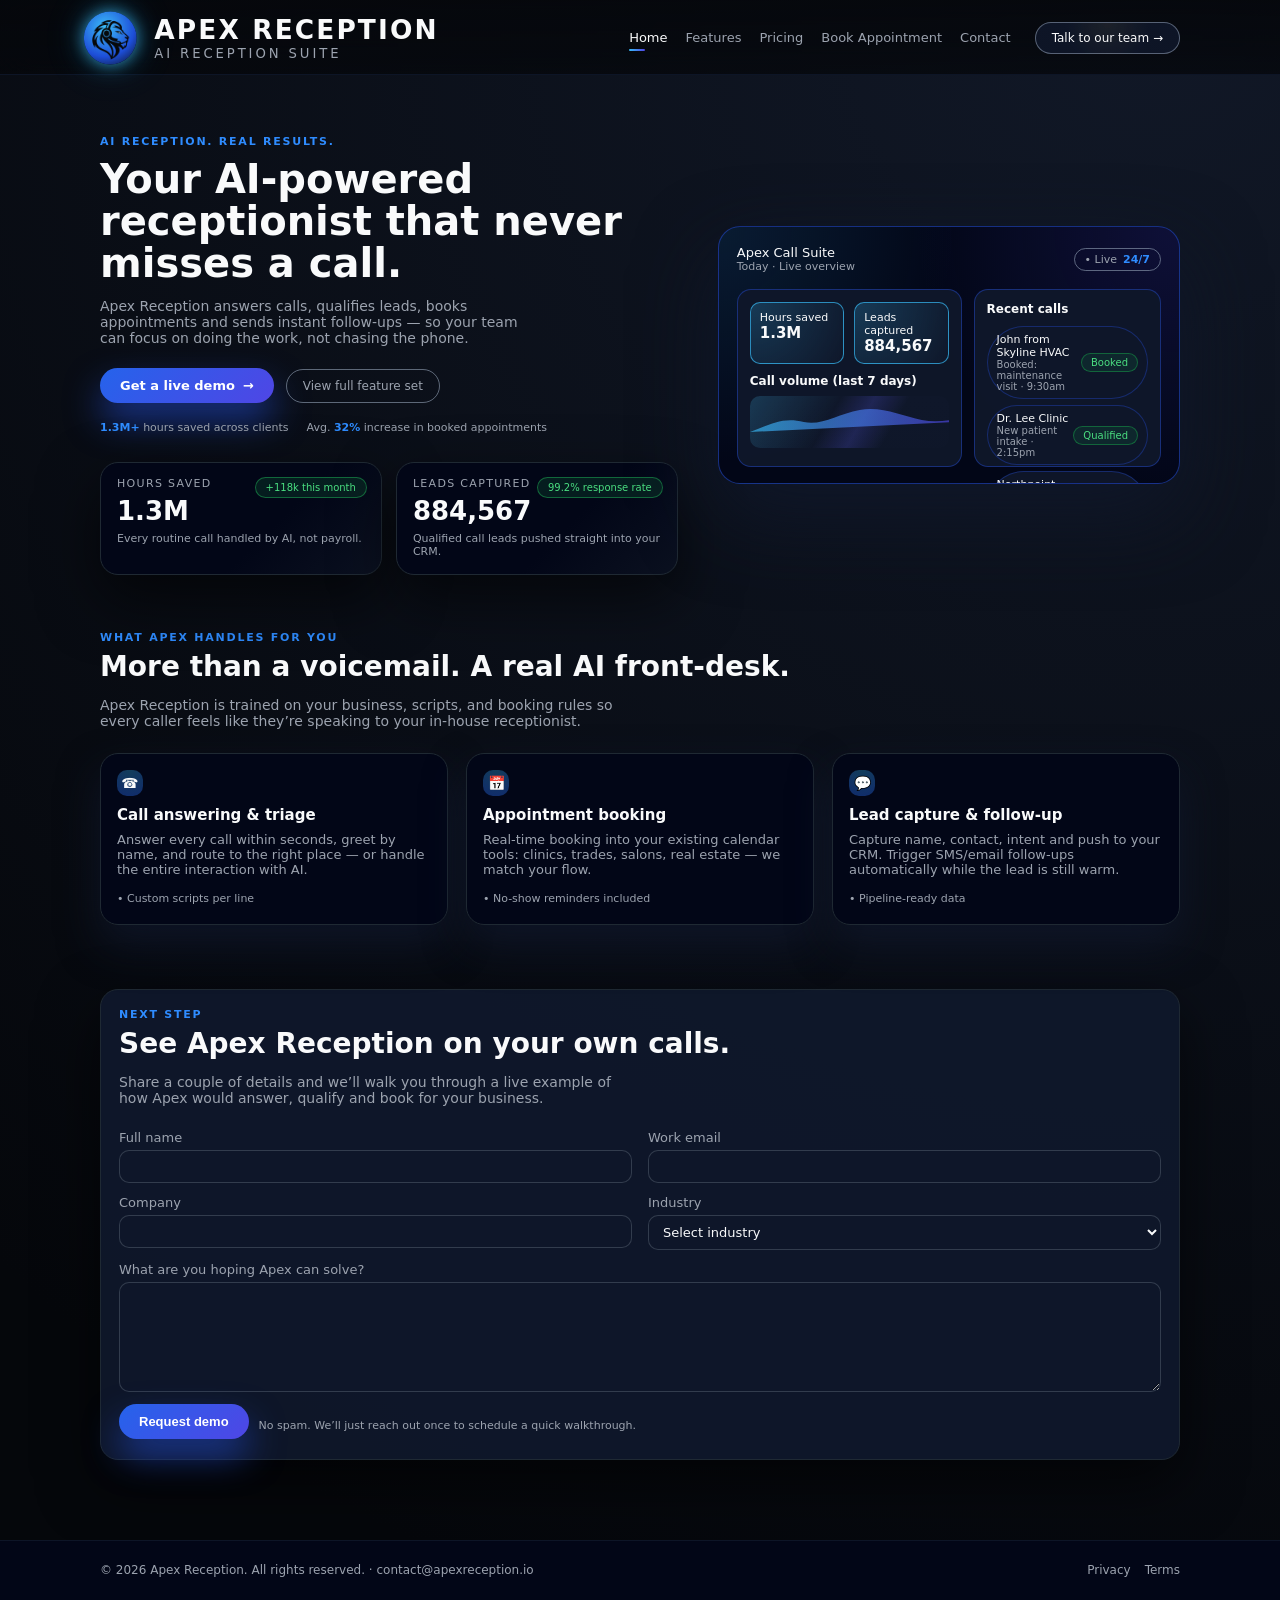
<file: index.html>
<!DOCTYPE html>
<html lang="en">
  <head>
    <meta charset="UTF-8" />
    <title>Apex Reception – AI Receptionist for Modern Businesses</title>
    <meta name="viewport" content="width=device-width, initial-scale=1" />
    <meta
      name="description"
      content="Apex Reception is an AI receptionist that answers calls, books appointments, and captures leads 24/7 so your team never misses an opportunity."
    />
    <link rel="stylesheet" href="style.css" />
    <!-- Optional: Inter font -->
    <link
      rel="stylesheet"
      href="https://fonts.googleapis.com/css2?family=Inter:wght@400;500;600;700&display=swap"
    />
  </head>
  <body>
    <header class="site-header">
      <div class="header-inner">
        <a class="brand" href="./">
          <div class="brand-mark">
            <!-- Use your lion mark here -->
            <img src="images/apex-logo-mark.png" alt="Apex Reception logo" />
          </div>
          <div>
            <div class="brand-text-primary">Apex Reception</div>
            <div class="brand-text-secondary">AI Reception Suite</div>
          </div>
        </a>
        <nav class="nav">
          <button class="nav-toggle" aria-label="Toggle navigation">
            <span></span>
          </button>
          <div class="nav-links">
            <a class="nav-link active" href="./">Home</a>
            <a class="nav-link" href="features/">Features</a>
            <a class="nav-link" href="pricing/">Pricing</a>
            <a class="nav-link" href="book/">Book Appointment</a>
            <a class="nav-link" href="contact/">Contact</a>
          </div>
          <a class="nav-cta" href="book/">Talk to our team →</a>
        </nav>
      </div>
    </header>

    <main>
      <div class="site-wrapper">
        <!-- HERO + DASHBOARD -->
        <section class="hero">
          <div>
            <div class="hero-copy-kicker">AI Reception. Real Results.</div>
            <h1 class="hero-title">Your AI-powered receptionist that never misses a call.</h1>
            <p class="hero-subtitle">
              Apex Reception answers calls, qualifies leads, books appointments and sends
              instant follow-ups — so your team can focus on doing the work, not chasing the
              phone.
            </p>

            <div class="hero-cta-row">
              <a href="book/" class="btn-primary">
                Get a live demo
                <span>→</span>
              </a>
              <a href="features/" class="btn-ghost">
                View full feature set
              </a>
            </div>

            <div class="hero-meta">
              <span><strong>1.3M+</strong> hours saved across clients</span>
              <span>Avg. <strong>32%</strong> increase in booked appointments</span>
            </div>

            <div class="metrics-row">
              <div class="metric-card">
                <div class="metric-label">Hours Saved</div>
                <div
                  class="metric-value"
                  data-target-number="1300000"
                  data-final-format="1.3M"
                >
                  1.3M
                </div>
                <div class="metric-subcopy">Every routine call handled by AI, not payroll.</div>
                <div class="metric-pill">+118k this month</div>
              </div>
              <div class="metric-card">
                <div class="metric-label">Leads Captured</div>
                <div
                  class="metric-value"
                  data-target-number="884567"
                  data-final-format="884,567"
                >
                  884,567
                </div>
                <div class="metric-subcopy">Qualified call leads pushed straight into your CRM.</div>
                <div class="metric-pill">99.2% response rate</div>
              </div>
            </div>
          </div>

          <!-- Dashboard preview card -->
          <aside class="dashboard-shell">
            <div class="dashboard-header">
              <div>
                <div class="dashboard-title">Apex Call Suite</div>
                <div class="dashboard-time">Today · Live overview</div>
              </div>
              <span class="badge-outline">
                • Live
                <strong>24/7</strong>
              </span>
            </div>

            <div class="dashboard-main">
              <div class="dashboard-card">
                <div class="dashboard-metric-row">
                  <div class="dashboard-metric-badge">
                    <span>Hours saved</span>
                    <span class="value">1.3M</span>
                  </div>
                  <div class="dashboard-metric-badge">
                    <span>Leads captured</span>
                    <span class="value">884,567</span>
                  </div>
                </div>
                <h4>Call volume (last 7 days)</h4>
                <div class="sparkline">
                  <div class="sparkline-line"></div>
                </div>
              </div>

              <div class="dashboard-card">
                <h4>Recent calls</h4>
                <div class="call-list">
                  <div class="call-row">
                    <div class="call-meta">
                      <span class="call-name">John from Skyline HVAC</span>
                      <span class="call-sub">Booked: maintenance visit · 9:30am</span>
                    </div>
                    <span class="call-tag">Booked</span>
                  </div>
                  <div class="call-row">
                    <div class="call-meta">
                      <span class="call-name">Dr. Lee Clinic</span>
                      <span class="call-sub">New patient intake · 2:15pm</span>
                    </div>
                    <span class="call-tag">Qualified</span>
                  </div>
                  <div class="call-row">
                    <div class="call-meta">
                      <span class="call-name">Northpoint Storage</span>
                      <span class="call-sub">After-hours inquiry · 11:04pm</span>
                    </div>
                    <span class="call-tag">Follow-up sent</span>
                  </div>
                  <div class="call-row">
                    <div class="call-meta">
                      <span class="call-name">Greenwave Roofing</span>
                      <span class="call-sub">Estimate request · 4:47pm</span>
                    </div>
                    <span class="call-tag">Booked</span>
                  </div>
                </div>
              </div>
            </div>
          </aside>
        </section>

        <!-- Features teaser -->
        <section class="section">
          <div class="section-header">
            <div class="section-kicker">What Apex handles for you</div>
            <h2 class="section-title">More than a voicemail. A real AI front-desk.</h2>
            <p class="section-subtitle">
              Apex Reception is trained on your business, scripts, and booking rules so every
              caller feels like they’re speaking to your in-house receptionist.
            </p>
          </div>

          <div class="feature-grid">
            <article class="feature-card">
              <div class="feature-icon">☎</div>
              <h3>Call answering & triage</h3>
              <p>
                Answer every call within seconds, greet by name, and route to the right place —
                or handle the entire interaction with AI.
              </p>
              <div class="feature-chip">
                <span>• Custom scripts per line</span>
              </div>
            </article>
            <article class="feature-card">
              <div class="feature-icon">📅</div>
              <h3>Appointment booking</h3>
              <p>
                Real-time booking into your existing calendar tools: clinics, trades, salons,
                real estate — we match your flow.
              </p>
              <div class="feature-chip">
                <span>• No-show reminders included</span>
              </div>
            </article>
            <article class="feature-card">
              <div class="feature-icon">💬</div>
              <h3>Lead capture & follow-up</h3>
              <p>
                Capture name, contact, intent and push to your CRM. Trigger SMS/email follow-ups
                automatically while the lead is still warm.
              </p>
              <div class="feature-chip">
                <span>• Pipeline-ready data</span>
              </div>
            </article>
          </div>
        </section>

        <!-- CTA -->
        <section class="section">
          <div class="form-card">
            <div class="section-header">
              <div class="section-kicker">Next step</div>
              <h2 class="section-title">See Apex Reception on your own calls.</h2>
              <p class="section-subtitle">
                Share a couple of details and we’ll walk you through a live example of how Apex
                would answer, qualify and book for your business.
              </p>
            </div>
            <form class="form-grid" action="https://example.com/demo" method="post">
              <div class="form-field">
                <label for="name">Full name</label>
                <input id="name" name="name" type="text" required />
              </div>
              <div class="form-field">
                <label for="email">Work email</label>
                <input id="email" name="email" type="email" required />
              </div>
              <div class="form-field">
                <label for="company">Company</label>
                <input id="company" name="company" type="text" />
              </div>
              <div class="form-field">
                <label for="industry">Industry</label>
                <select id="industry" name="industry">
                  <option value="">Select industry</option>
                  <option>Home services</option>
                  <option>Healthcare / clinic</option>
                  <option>Legal / professional</option>
                  <option>Real estate</option>
                  <option>Automotive</option>
                  <option>Other</option>
                </select>
              </div>
              <div class="form-field" style="grid-column: 1 / -1">
                <label for="message">What are you hoping Apex can solve?</label>
                <textarea id="message" name="message"></textarea>
              </div>
              <div style="grid-column: 1 / -1; display: flex; align-items: center; gap: 10px">
                <button class="btn-primary" type="submit">Request demo</button>
                <div class="form-note">
                  No spam. We’ll just reach out once to schedule a quick walkthrough.
                </div>
              </div>
            </form>
          </div>
        </section>
      </div>
    </main>

    <footer class="site-footer">
      <div class="footer-inner">
        <span>© <span id="year"></span> Apex Reception. All rights reserved. · <a href="mailto:contact@apexreception.io">contact@apexreception.io</a></span>
        <div class="footer-links">
          <a href="privacy/">Privacy</a>
          <a href="terms/">Terms</a>
        </div>
      </div>
    </footer>

    <script src="script.js"></script>
    <script>
      document.getElementById("year").textContent = new Date().getFullYear();
    </script>
  </body>
</html>
</file>
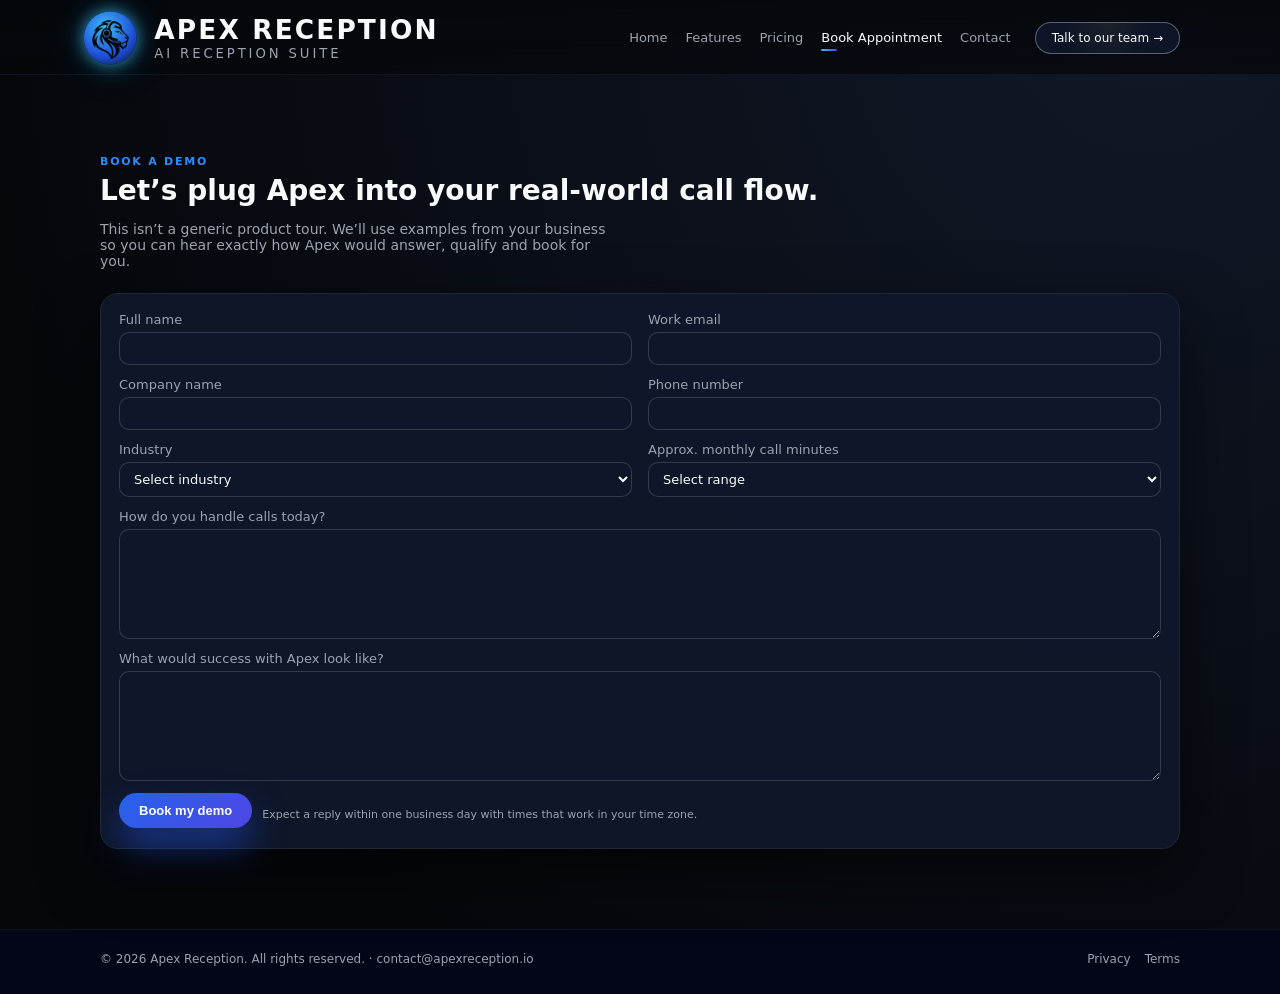
<file: book/index.html>
<!DOCTYPE html>
<html lang="en">
  <head>
    <meta charset="UTF-8" />
    <title>Book a Demo – Apex Reception</title>
    <meta name="viewport" content="width=device-width, initial-scale=1" />
    <meta
      name="description"
      content="Book a live demo of Apex Reception and see how AI can handle your calls, appointments and leads."
    />
    <link rel="stylesheet" href="../style.css" />
    <link
      rel="stylesheet"
      href="https://fonts.googleapis.com/css2?family=Inter:wght@400;500;600;700&display=swap"
    />
  </head>
  <body>
    <header class="site-header">
      <div class="header-inner">
        <a class="brand" href="../">
          <div class="brand-mark">
            <img src="../images/apex-logo-mark.png" alt="Apex Reception logo" />
          </div>
          <div>
            <div class="brand-text-primary">Apex Reception</div>
            <div class="brand-text-secondary">AI Reception Suite</div>
          </div>
        </a>
        <nav class="nav">
          <button class="nav-toggle" aria-label="Toggle navigation">
            <span></span>
          </button>
          <div class="nav-links">
            <a class="nav-link" href="../">Home</a>
            <a class="nav-link" href="../features/">Features</a>
            <a class="nav-link" href="../pricing/">Pricing</a>
            <a class="nav-link active" href="../book/">Book Appointment</a>
            <a class="nav-link" href="../contact/">Contact</a>
          </div>
          <a class="nav-cta" href="../book/">Talk to our team →</a>
        </nav>
      </div>
    </header>

    <main class="page-transition">
      <div class="site-wrapper">
        <section class="section">
          <div class="section-header">
            <div class="section-kicker">Book a demo</div>
            <h1 class="section-title">Let’s plug Apex into your real-world call flow.</h1>
            <p class="section-subtitle">
              This isn’t a generic product tour. We’ll use examples from your business so you can
              hear exactly how Apex would answer, qualify and book for you.
            </p>
          </div>

          <div class="form-card">
            <form class="form-grid" action="https://example.com/book" method="post">
              <div class="form-field">
                <label for="name">Full name</label>
                <input id="name" name="name" type="text" required />
              </div>
              <div class="form-field">
                <label for="email">Work email</label>
                <input id="email" name="email" type="email" required />
              </div>
              <div class="form-field">
                <label for="company">Company name</label>
                <input id="company" name="company" type="text" required />
              </div>
              <div class="form-field">
                <label for="phone">Phone number</label>
                <input id="phone" name="phone" type="tel" />
              </div>
              <div class="form-field">
                <label for="industry">Industry</label>
                <select id="industry" name="industry">
                  <option value="">Select industry</option>
                  <option>Home services</option>
                  <option>Healthcare / clinic</option>
                  <option>Legal / professional</option>
                  <option>Real estate</option>
                  <option>Automotive</option>
                  <option>Other</option>
                </select>
              </div>
              <div class="form-field">
                <label for="minutes">Approx. monthly call minutes</label>
                <select id="minutes" name="minutes">
                  <option value="">Select range</option>
                  <option>< 500</option>
                  <option>500–1,500</option>
                  <option>1,500–3,000</option>
                  <option>3,000–10,000</option>
                  <option>10,000+</option>
                </select>
              </div>
              <div class="form-field" style="grid-column: 1 / -1">
                <label for="current">How do you handle calls today?</label>
                <textarea id="current" name="current"></textarea>
              </div>
              <div class="form-field" style="grid-column: 1 / -1">
                <label for="goal">What would success with Apex look like?</label>
                <textarea id="goal" name="goal"></textarea>
              </div>
              <div style="grid-column: 1 / -1; display: flex; align-items: center; gap: 10px">
                <button type="submit" class="btn-primary">Book my demo</button>
                <div class="form-note">
                  Expect a reply within one business day with times that work in your time zone.
                </div>
              </div>
            </form>
          </div>
        </section>
      </div>
    </main>

    <footer class="site-footer">
      <div class="footer-inner">
        <span>© <span id="year"></span> Apex Reception. All rights reserved. · <a href="mailto:contact@apexreception.io">contact@apexreception.io</a></span>
        <div class="footer-links">
          <a href="../privacy/">Privacy</a>
          <a href="../terms/">Terms</a>
        </div>
      </div>
    </footer>

    <script src="../script.js"></script>
    <script>
      document.getElementById("year").textContent = new Date().getFullYear();
    </script>
  </body>
</html>
</file>
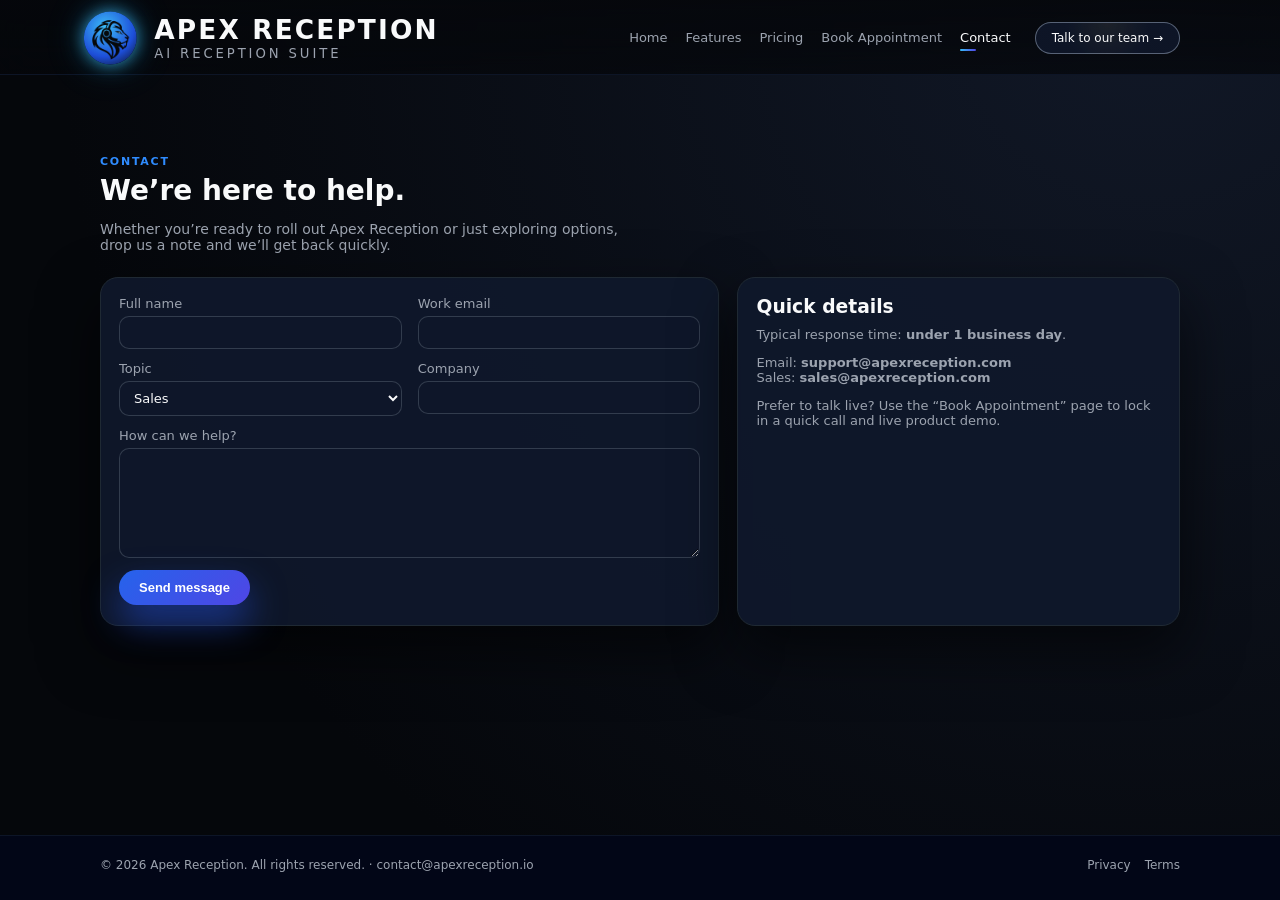
<file: contact/index.html>
<!DOCTYPE html>
<html lang="en">
  <head>
    <meta charset="UTF-8" />
    <title>Contact – Apex Reception</title>
    <meta name="viewport" content="width=device-width, initial-scale=1" />
    <meta
      name="description"
      content="Contact the Apex Reception team for support, sales questions or partnership opportunities."
    />
    <link rel="stylesheet" href="../style.css" />
    <link
      rel="stylesheet"
      href="https://fonts.googleapis.com/css2?family=Inter:wght@400;500;600;700&display=swap"
    />
  </head>
  <body>
    <header class="site-header">
      <div class="header-inner">
        <a class="brand" href="../">
          <div class="brand-mark">
            <img src="../images/apex-logo-mark.png" alt="Apex Reception logo" />
          </div>
          <div>
            <div class="brand-text-primary">Apex Reception</div>
            <div class="brand-text-secondary">AI Reception Suite</div>
          </div>
        </a>
        <nav class="nav">
          <button class="nav-toggle" aria-label="Toggle navigation">
            <span></span>
          </button>
          <div class="nav-links">
            <a class="nav-link" href="../">Home</a>
            <a class="nav-link" href="../features/">Features</a>
            <a class="nav-link" href="../pricing/">Pricing</a>
            <a class="nav-link" href="../book/">Book Appointment</a>
            <a class="nav-link active" href="../contact/">Contact</a>
          </div>
          <a class="nav-cta" href="../book/">Talk to our team →</a>
        </nav>
      </div>
    </header>

    <main class="page-transition">
      <div class="site-wrapper">
        <section class="section">
          <div class="section-header">
            <div class="section-kicker">Contact</div>
            <h1 class="section-title">We’re here to help.</h1>
            <p class="section-subtitle">
              Whether you’re ready to roll out Apex Reception or just exploring options, drop us
              a note and we’ll get back quickly.
            </p>
          </div>

          <div class="contact-layout">
            <div class="form-card">
              <form class="form-grid" action="https://example.com/contact" method="post">
                <div class="form-field">
                  <label for="name">Full name</label>
                  <input id="name" name="name" type="text" required />
                </div>
                <div class="form-field">
                  <label for="email">Work email</label>
                  <input id="email" name="email" type="email" required />
                </div>
                <div class="form-field">
                  <label for="topic">Topic</label>
                  <select id="topic" name="topic">
                    <option>Sales</option>
                    <option>Support</option>
                    <option>Partnership</option>
                    <option>Other</option>
                  </select>
                </div>
                <div class="form-field">
                  <label for="company">Company</label>
                  <input id="company" name="company" type="text" />
                </div>
                <div class="form-field" style="grid-column: 1 / -1">
                  <label for="message">How can we help?</label>
                  <textarea id="message" name="message" required></textarea>
                </div>
                <div style="grid-column: 1 / -1">
                  <button type="submit" class="btn-primary">Send message</button>
                </div>
              </form>
            </div>

            <aside class="form-card">
              <h3 style="margin-top: 0; margin-bottom: 10px">Quick details</h3>
              <p style="margin-top: 0; font-size: 13px; color: var(--text-soft)">
                Typical response time: <strong>under 1 business day</strong>.
              </p>
              <p style="font-size: 13px; color: var(--text-soft)">
                Email: <strong>support@apexreception.com</strong><br />
                Sales: <strong>sales@apexreception.com</strong>
              </p>

              <p style="font-size: 13px; color: var(--text-soft)">
                Prefer to talk live? Use the “Book Appointment” page to lock in a quick call and
                live product demo.
              </p>
            </aside>
          </div>
        </section>
      </div>
    </main>

    <footer class="site-footer">
      <div class="footer-inner">
        <span>© <span id="year"></span> Apex Reception. All rights reserved. · <a href="mailto:contact@apexreception.io">contact@apexreception.io</a></span>
        <div class="footer-links">
          <a href="../privacy/">Privacy</a>
          <a href="../terms/">Terms</a>
        </div>
      </div>
    </footer>

    <script src="../script.js"></script>
    <script>
      document.getElementById("year").textContent = new Date().getFullYear();
    </script>
  </body>
</html>
</file>
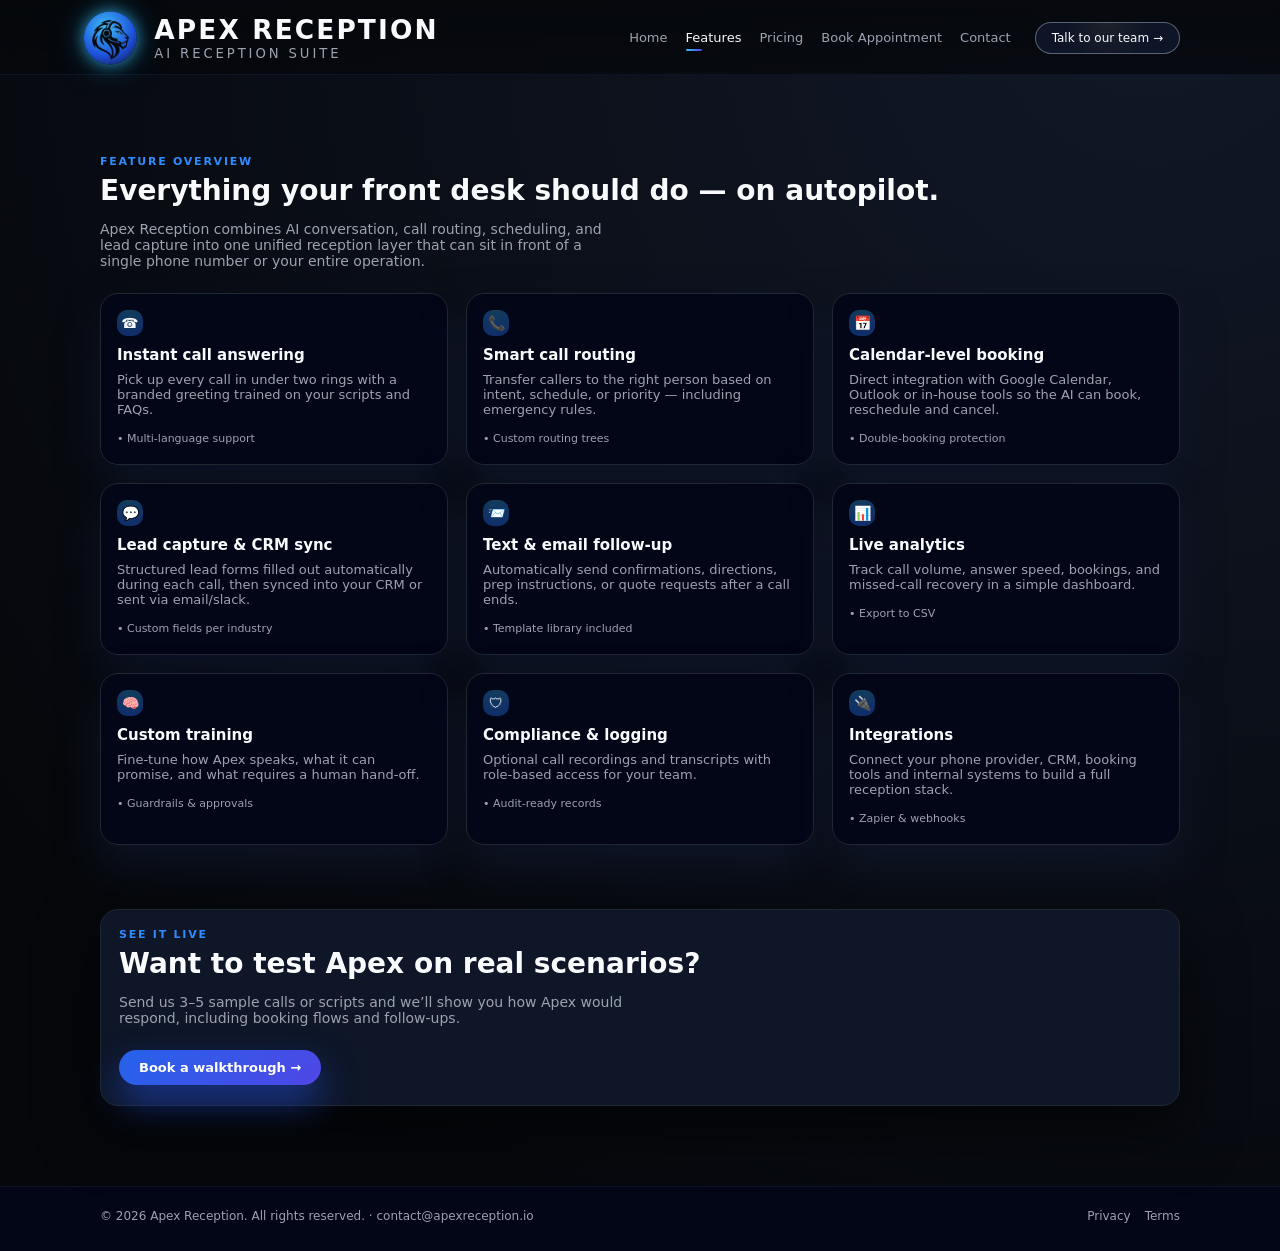
<file: features/index.html>
<!DOCTYPE html>
<html lang="en">
  <head>
    <meta charset="UTF-8" />
    <title>Apex Reception – Features</title>
    <meta name="viewport" content="width=device-width, initial-scale=1" />
    <meta
      name="description"
      content="Explore the full Apex Reception feature suite: AI call answering, appointment booking, lead capture, and more."
    />
    <link rel="stylesheet" href="../style.css" />
    <link
      rel="stylesheet"
      href="https://fonts.googleapis.com/css2?family=Inter:wght@400;500;600;700&display=swap"
    />
  </head>
  <body>
    <header class="site-header">
      <div class="header-inner">
        <a class="brand" href="../">
          <div class="brand-mark">
            <img src="../images/apex-logo-mark.png" alt="Apex Reception logo" />
          </div>
          <div>
            <div class="brand-text-primary">Apex Reception</div>
            <div class="brand-text-secondary">AI Reception Suite</div>
          </div>
        </a>
        <nav class="nav">
          <button class="nav-toggle" aria-label="Toggle navigation">
            <span></span>
          </button>
          <div class="nav-links">
            <a class="nav-link" href="../">Home</a>
            <a class="nav-link active" href="../features/">Features</a>
            <a class="nav-link" href="../pricing/">Pricing</a>
            <a class="nav-link" href="../book/">Book Appointment</a>
            <a class="nav-link" href="../contact/">Contact</a>
          </div>
          <a class="nav-cta" href="../book/">Talk to our team →</a>
        </nav>
      </div>
    </header>

    <main class="page-transition">
      <div class="site-wrapper">
        <section class="section">
          <div class="section-header">
            <div class="section-kicker">Feature overview</div>
            <h1 class="section-title">Everything your front desk should do — on autopilot.</h1>
            <p class="section-subtitle">
              Apex Reception combines AI conversation, call routing, scheduling, and lead capture
              into one unified reception layer that can sit in front of a single phone number or
              your entire operation.
            </p>
          </div>

          <div class="feature-grid">
            <article class="feature-card">
              <div class="feature-icon">☎</div>
              <h3>Instant call answering</h3>
              <p>
                Pick up every call in under two rings with a branded greeting trained on your
                scripts and FAQs.
              </p>
              <div class="feature-chip">• Multi-language support</div>
            </article>

            <article class="feature-card">
              <div class="feature-icon">📞</div>
              <h3>Smart call routing</h3>
              <p>
                Transfer callers to the right person based on intent, schedule, or priority —
                including emergency rules.
              </p>
              <div class="feature-chip">• Custom routing trees</div>
            </article>

            <article class="feature-card">
              <div class="feature-icon">📅</div>
              <h3>Calendar-level booking</h3>
              <p>
                Direct integration with Google Calendar, Outlook or in-house tools so the AI can
                book, reschedule and cancel.
              </p>
              <div class="feature-chip">• Double-booking protection</div>
            </article>

            <article class="feature-card">
              <div class="feature-icon">💬</div>
              <h3>Lead capture & CRM sync</h3>
              <p>
                Structured lead forms filled out automatically during each call, then synced into
                your CRM or sent via email/slack.
              </p>
              <div class="feature-chip">• Custom fields per industry</div>
            </article>

            <article class="feature-card">
              <div class="feature-icon">📨</div>
              <h3>Text & email follow-up</h3>
              <p>
                Automatically send confirmations, directions, prep instructions, or quote
                requests after a call ends.
              </p>
              <div class="feature-chip">• Template library included</div>
            </article>

            <article class="feature-card">
              <div class="feature-icon">📊</div>
              <h3>Live analytics</h3>
              <p>
                Track call volume, answer speed, bookings, and missed-call recovery in a simple
                dashboard.
              </p>
              <div class="feature-chip">• Export to CSV</div>
            </article>

            <article class="feature-card">
              <div class="feature-icon">🧠</div>
              <h3>Custom training</h3>
              <p>
                Fine-tune how Apex speaks, what it can promise, and what requires a human
                hand-off.
              </p>
              <div class="feature-chip">• Guardrails & approvals</div>
            </article>

            <article class="feature-card">
              <div class="feature-icon">🛡</div>
              <h3>Compliance & logging</h3>
              <p>
                Optional call recordings and transcripts with role-based access for your team.
              </p>
              <div class="feature-chip">• Audit-ready records</div>
            </article>

            <article class="feature-card">
              <div class="feature-icon">🔌</div>
              <h3>Integrations</h3>
              <p>
                Connect your phone provider, CRM, booking tools and internal systems to build a
                full reception stack.
              </p>
              <div class="feature-chip">• Zapier & webhooks</div>
            </article>
          </div>
        </section>

        <section class="section">
          <div class="form-card">
            <div class="section-header">
              <div class="section-kicker">See it live</div>
              <h2 class="section-title">Want to test Apex on real scenarios?</h2>
              <p class="section-subtitle">
                Send us 3–5 sample calls or scripts and we’ll show you how Apex would respond,
                including booking flows and follow-ups.
              </p>
            </div>
            <a href="../book/" class="btn-primary">Book a walkthrough →</a>
          </div>
        </section>
      </div>
    </main>

    <footer class="site-footer">
      <div class="footer-inner">
        <span>© <span id="year"></span> Apex Reception. All rights reserved. · <a href="mailto:contact@apexreception.io">contact@apexreception.io</a></span>
        <div class="footer-links">
          <a href="../privacy/">Privacy</a>
          <a href="../terms/">Terms</a>
        </div>
      </div>
    </footer>

    <script src="../script.js"></script>
    <script>
      document.getElementById("year").textContent = new Date().getFullYear();
    </script>
  </body>
</html>
</file>
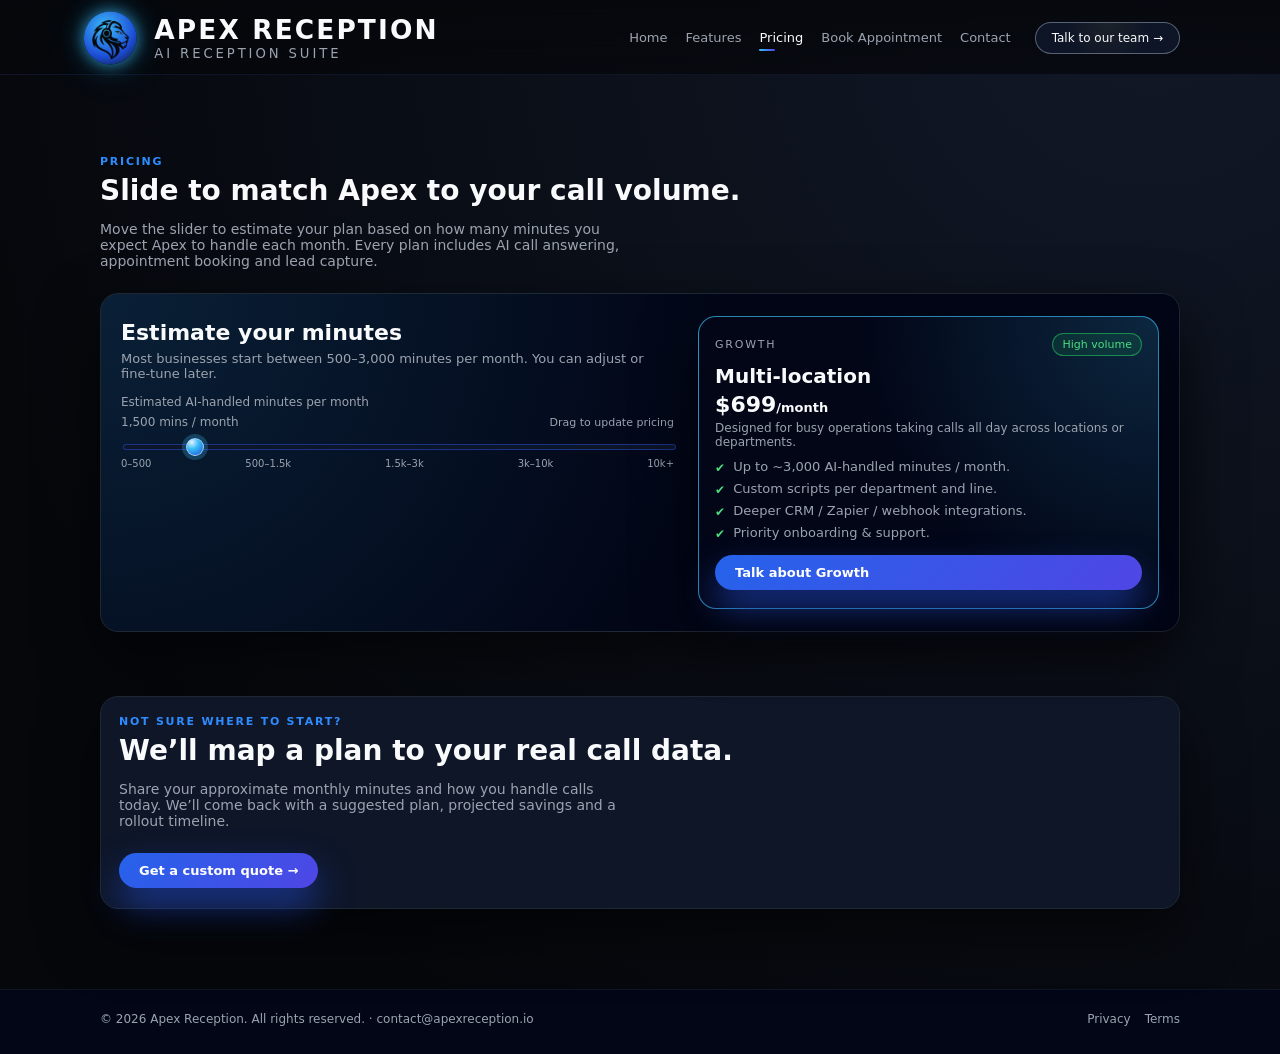
<file: pricing/index.html>
<!DOCTYPE html>
<html lang="en">
  <head>
    <meta charset="UTF-8" />
    <title>Apex Reception – Pricing</title>
    <meta name="viewport" content="width=device-width, initial-scale=1" />
    <meta
      name="description"
      content="Transparent pricing for Apex Reception. Use the slider to estimate your AI receptionist cost based on monthly call minutes."
    />
    <link rel="stylesheet" href="../style.css" />
    <link
      rel="stylesheet"
      href="https://fonts.googleapis.com/css2?family=Inter:wght@400;500;600;700&display=swap"
    />
  </head>
  <body>
    <header class="site-header">
      <div class="header-inner">
        <a class="brand" href="../">
          <div class="brand-mark">
            <img src="../images/apex-logo-mark.png" alt="Apex Reception logo" />
          </div>
          <div>
            <div class="brand-text-primary">Apex Reception</div>
            <div class="brand-text-secondary">AI Reception Suite</div>
          </div>
        </a>
        <nav class="nav">
          <button class="nav-toggle" aria-label="Toggle navigation">
            <span></span>
          </button>
          <div class="nav-links">
            <a class="nav-link" href="../">Home</a>
            <a class="nav-link" href="../features/">Features</a>
            <a class="nav-link active" href="../pricing/">Pricing</a>
            <a class="nav-link" href="../book/">Book Appointment</a>
            <a class="nav-link" href="../contact/">Contact</a>
          </div>
          <a class="nav-cta" href="../book/">Talk to our team →</a>
        </nav>
      </div>
    </header>

    <main class="page-transition">
      <div class="site-wrapper">
        <section class="section">
          <div class="section-header">
            <div class="section-kicker">Pricing</div>
            <h1 class="section-title">Slide to match Apex to your call volume.</h1>
            <p class="section-subtitle">
              Move the slider to estimate your plan based on how many minutes you expect Apex to handle each month.
              Every plan includes AI call answering, appointment booking and lead capture.
            </p>
          </div>

          <div class="pricing-shell">
            <div class="pricing-shell-inner">
              <div>
                <div class="pricing-slider-heading">
                  <h2>Estimate your minutes</h2>
                  <p>Most businesses start between 500–3,000 minutes per month. You can adjust or fine‑tune later.</p>
                </div>

                <div class="pricing-slider-control">
                  <label for="minutesRange">Estimated AI-handled minutes per month</label>
                  <div class="pricing-slider-value">
                    <span id="minutesValue">1,500 mins / month</span>
                    <span style="font-size: 11px; color: var(--text-soft)">Drag to update pricing</span>
                  </div>
                  <input
                    type="range"
                    id="minutesRange"
                    class="pricing-range"
                    min="250"
                    max="11000"
                    step="250"
                    value="1500"
                  />
                  <div class="pricing-slider-scale">
                    <span>0–500</span>
                    <span>500–1.5k</span>
                    <span>1.5k–3k</span>
                    <span>3k–10k</span>
                    <span>10k+</span>
                  </div>
                </div>
              </div>

              <aside class="pricing-plan-panel">
                <div class="pricing-plan-meta">
                  <div class="plan-label" id="planLabel">Growth</div>
                  <div class="plan-tag" id="planTag">High volume</div>
                </div>
                <h2 class="plan-title" id="planTitle">Multi-location</h2>
                <div class="plan-price" id="planPrice">$699<span>/month</span></div>
                <div class="plan-sub" id="planSub">
                  Designed for busy operations taking calls all day across locations or departments.
                </div>
                <ul id="planFeatures">
                  <li><span class="check">✔</span><span>Up to ~3,000 AI-handled minutes / month.</span></li>
                  <li><span class="check">✔</span><span>Custom scripts per department and line.</span></li>
                  <li><span class="check">✔</span><span>Deeper CRM / Zapier / webhook integrations.</span></li>
                  <li><span class="check">✔</span><span>Priority onboarding & support.</span></li>
                </ul>
                <a href="../book/" class="btn-primary plan-cta" id="planCta">Talk about Growth</a>
              </aside>
            </div>
          </div>
        </section>

        <section class="section">
          <div class="form-card">
            <div class="section-header">
              <div class="section-kicker">Not sure where to start?</div>
              <h2 class="section-title">We’ll map a plan to your real call data.</h2>
              <p class="section-subtitle">
                Share your approximate monthly minutes and how you handle calls today. We’ll come
                back with a suggested plan, projected savings and a rollout timeline.
              </p>
            </div>
            <a href="../book/" class="btn-primary">Get a custom quote →</a>
          </div>
        </section>
      </div>
    </main>

    <footer class="site-footer">
      <div class="footer-inner">
        <span>© <span id="year"></span> Apex Reception. All rights reserved. · <a href="mailto:contact@apexreception.io">contact@apexreception.io</a></span>
        <div class="footer-links">
          <a href="../privacy/">Privacy</a>
          <a href="../terms/">Terms</a>
        </div>
      </div>
    </footer>

    <script src="../script.js"></script>
    <script>
      document.getElementById("year").textContent = new Date().getFullYear();
    </script>
  </body>
</html>
</file>
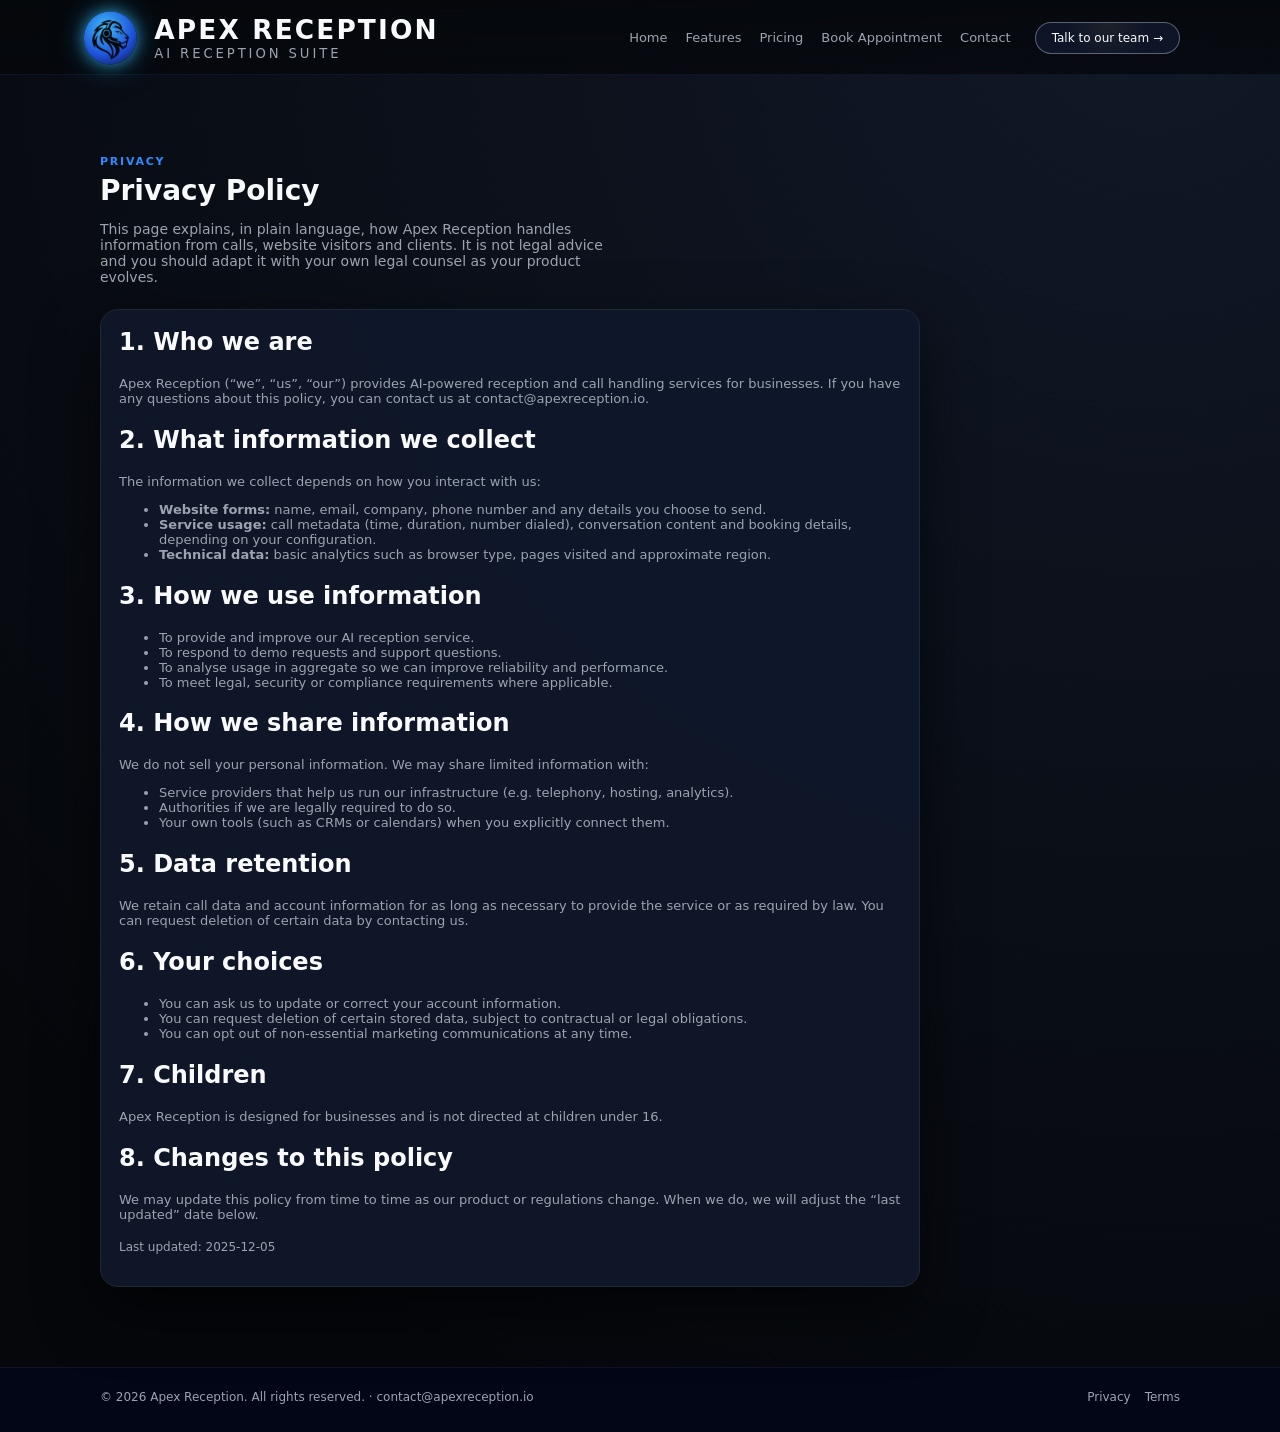
<file: privacy/index.html>
<!DOCTYPE html>
<html lang="en">
  <head>
    <meta charset="UTF-8" />
    <title>Privacy Policy – Apex Reception</title>
    <meta name="viewport" content="width=device-width, initial-scale=1" />
    <meta
      name="description"
      content="Privacy policy for Apex Reception. Learn how we handle data from calls, forms and our website."
    />
    <link rel="stylesheet" href="../style.css" />
    <link
      rel="stylesheet"
      href="https://fonts.googleapis.com/css2?family=Inter:wght@400;500;600;700&display=swap"
    />
  </head>
  <body>
    <header class="site-header">
      <div class="header-inner">
        <a class="brand" href="../">
          <div class="brand-mark">
            <img src="../images/apex-logo-mark.png" alt="Apex Reception logo" />
          </div>
          <div>
            <div class="brand-text-primary">Apex Reception</div>
            <div class="brand-text-secondary">AI Reception Suite</div>
          </div>
        </a>
        <nav class="nav">
          <button class="nav-toggle" aria-label="Toggle navigation">
            <span></span>
          </button>
          <div class="nav-links">
            <a class="nav-link" href="../">Home</a>
            <a class="nav-link" href="../features/">Features</a>
            <a class="nav-link" href="../pricing/">Pricing</a>
            <a class="nav-link" href="../book/">Book Appointment</a>
            <a class="nav-link" href="../contact/">Contact</a>
          </div>
          <a class="nav-cta" href="../book/">Talk to our team →</a>
        </nav>
      </div>
    </header>

    <main class="page-transition">
      <div class="site-wrapper">
        <section class="section">
          <div class="section-header">
            <div class="section-kicker">Privacy</div>
            <h1 class="section-title">Privacy Policy</h1>
            <p class="section-subtitle">
              This page explains, in plain language, how Apex Reception handles information from calls, website visitors and clients.
              It is not legal advice and you should adapt it with your own legal counsel as your product evolves.
            </p>
          </div>

          <div class="form-card" style="max-width: 820px">
            <h2 style="margin-top: 0">1. Who we are</h2>
            <p style="font-size: 13px; color: var(--text-soft)">
              Apex Reception (“we”, “us”, “our”) provides AI-powered reception and call handling services for businesses.
              If you have any questions about this policy, you can contact us at
              <a href="mailto:contact@apexreception.io">contact@apexreception.io</a>.
            </p>

            <h2>2. What information we collect</h2>
            <p style="font-size: 13px; color: var(--text-soft)">
              The information we collect depends on how you interact with us:
            </p>
            <ul style="font-size: 13px; color: var(--text-soft)">
              <li><strong>Website forms:</strong> name, email, company, phone number and any details you choose to send.</li>
              <li><strong>Service usage:</strong> call metadata (time, duration, number dialed), conversation content and booking details, depending on your configuration.</li>
              <li><strong>Technical data:</strong> basic analytics such as browser type, pages visited and approximate region.</li>
            </ul>

            <h2>3. How we use information</h2>
            <ul style="font-size: 13px; color: var(--text-soft)">
              <li>To provide and improve our AI reception service.</li>
              <li>To respond to demo requests and support questions.</li>
              <li>To analyse usage in aggregate so we can improve reliability and performance.</li>
              <li>To meet legal, security or compliance requirements where applicable.</li>
            </ul>

            <h2>4. How we share information</h2>
            <p style="font-size: 13px; color: var(--text-soft)">
              We do not sell your personal information. We may share limited information with:
            </p>
            <ul style="font-size: 13px; color: var(--text-soft)">
              <li>Service providers that help us run our infrastructure (e.g. telephony, hosting, analytics).</li>
              <li>Authorities if we are legally required to do so.</li>
              <li>Your own tools (such as CRMs or calendars) when you explicitly connect them.</li>
            </ul>

            <h2>5. Data retention</h2>
            <p style="font-size: 13px; color: var(--text-soft)">
              We retain call data and account information for as long as necessary to provide the service or as required by law.
              You can request deletion of certain data by contacting us.
            </p>

            <h2>6. Your choices</h2>
            <ul style="font-size: 13px; color: var(--text-soft)">
              <li>You can ask us to update or correct your account information.</li>
              <li>You can request deletion of certain stored data, subject to contractual or legal obligations.</li>
              <li>You can opt out of non-essential marketing communications at any time.</li>
            </ul>

            <h2>7. Children</h2>
            <p style="font-size: 13px; color: var(--text-soft)">
              Apex Reception is designed for businesses and is not directed at children under 16.
            </p>

            <h2>8. Changes to this policy</h2>
            <p style="font-size: 13px; color: var(--text-soft)">
              We may update this policy from time to time as our product or regulations change.
              When we do, we will adjust the “last updated” date below.
            </p>

            <p style="font-size: 12px; color: var(--text-soft); margin-top: 18px">
              Last updated: <span id="privacy-updated">2025-12-05</span>
            </p>
          </div>
        </section>
      </div>
    </main>

    <footer class="site-footer">
      <div class="footer-inner">
        <span>© <span id="year"></span> Apex Reception. All rights reserved. · <a href="mailto:contact@apexreception.io">contact@apexreception.io</a></span>
        <div class="footer-links">
          <a href="../privacy/">Privacy</a>
          <a href="../terms/">Terms</a>
        </div>
      </div>
    </footer>

    <script src="../script.js"></script>
    <script>
      document.getElementById("year").textContent = new Date().getFullYear();
    </script>
  </body>
</html>
</file>
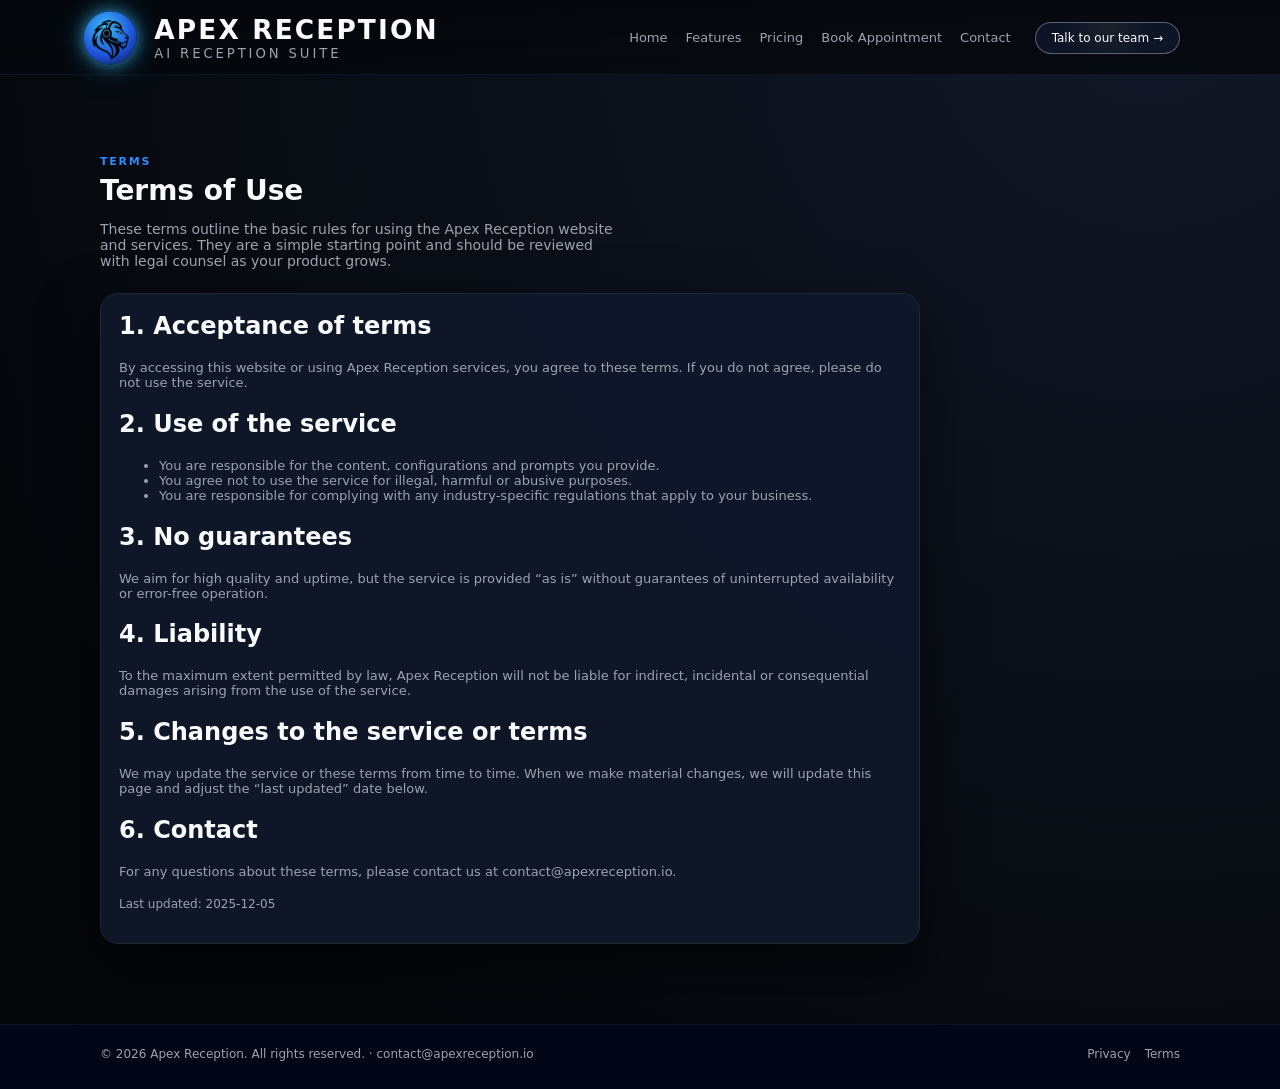
<file: terms/index.html>
<!DOCTYPE html>
<html lang="en">
  <head>
    <meta charset="UTF-8" />
    <title>Terms of Use – Apex Reception</title>
    <meta name="viewport" content="width=device-width, initial-scale=1" />
    <meta
      name="description"
      content="Terms of use for Apex Reception. Basic guidelines for using our AI receptionist service and website."
    />
    <link rel="stylesheet" href="../style.css" />
    <link
      rel="stylesheet"
      href="https://fonts.googleapis.com/css2?family=Inter:wght@400;500;600;700&display=swap"
    />
  </head>
  <body>
    <header class="site-header">
      <div class="header-inner">
        <a class="brand" href="../">
          <div class="brand-mark">
            <img src="../images/apex-logo-mark.png" alt="Apex Reception logo" />
          </div>
          <div>
            <div class="brand-text-primary">Apex Reception</div>
            <div class="brand-text-secondary">AI Reception Suite</div>
          </div>
        </a>
        <nav class="nav">
          <button class="nav-toggle" aria-label="Toggle navigation">
            <span></span>
          </button>
          <div class="nav-links">
            <a class="nav-link" href="../">Home</a>
            <a class="nav-link" href="../features/">Features</a>
            <a class="nav-link" href="../pricing/">Pricing</a>
            <a class="nav-link" href="../book/">Book Appointment</a>
            <a class="nav-link" href="../contact/">Contact</a>
          </div>
          <a class="nav-cta" href="../book/">Talk to our team →</a>
        </nav>
      </div>
    </header>

    <main class="page-transition">
      <div class="site-wrapper">
        <section class="section">
          <div class="section-header">
            <div class="section-kicker">Terms</div>
            <h1 class="section-title">Terms of Use</h1>
            <p class="section-subtitle">
              These terms outline the basic rules for using the Apex Reception website and services.
              They are a simple starting point and should be reviewed with legal counsel as your product grows.
            </p>
          </div>

          <div class="form-card" style="max-width: 820px">
            <h2 style="margin-top: 0">1. Acceptance of terms</h2>
            <p style="font-size: 13px; color: var(--text-soft)">
              By accessing this website or using Apex Reception services, you agree to these terms.
              If you do not agree, please do not use the service.
            </p>

            <h2>2. Use of the service</h2>
            <ul style="font-size: 13px; color: var(--text-soft)">
              <li>You are responsible for the content, configurations and prompts you provide.</li>
              <li>You agree not to use the service for illegal, harmful or abusive purposes.</li>
              <li>You are responsible for complying with any industry-specific regulations that apply to your business.</li>
            </ul>

            <h2>3. No guarantees</h2>
            <p style="font-size: 13px; color: var(--text-soft)">
              We aim for high quality and uptime, but the service is provided “as is” without guarantees of
              uninterrupted availability or error-free operation.
            </p>

            <h2>4. Liability</h2>
            <p style="font-size: 13px; color: var(--text-soft)">
              To the maximum extent permitted by law, Apex Reception will not be liable for indirect, incidental or
              consequential damages arising from the use of the service.
            </p>

            <h2>5. Changes to the service or terms</h2>
            <p style="font-size: 13px; color: var(--text-soft)">
              We may update the service or these terms from time to time.
              When we make material changes, we will update this page and adjust the “last updated” date below.
            </p>

            <h2>6. Contact</h2>
            <p style="font-size: 13px; color: var(--text-soft)">
              For any questions about these terms, please contact us at
              <a href="mailto:contact@apexreception.io">contact@apexreception.io</a>.
            </p>

            <p style="font-size: 12px; color: var(--text-soft); margin-top: 18px">
              Last updated: <span id="terms-updated">2025-12-05</span>
            </p>
          </div>
        </section>
      </div>
    </main>

    <footer class="site-footer">
      <div class="footer-inner">
        <span>© <span id="year"></span> Apex Reception. All rights reserved. · <a href="mailto:contact@apexreception.io">contact@apexreception.io</a></span>
        <div class="footer-links">
          <a href="../privacy/">Privacy</a>
          <a href="../terms/">Terms</a>
        </div>
      </div>
    </footer>

    <script src="../script.js"></script>
    <script>
      document.getElementById("year").textContent = new Date().getFullYear();
    </script>
  </body>
</html>
</file>
<file: style.css>
/* style.css – Apex Reception */

:root {
  --bg: #05070b;
  --bg-elevated: #0b1018;
  --bg-soft: #0f1724;
  --card: #111827;
  --border-subtle: #1f2933;
  --accent: #2f8cff;
  --accent-soft: rgba(47, 140, 255, 0.2);
  --accent-glow: rgba(47, 140, 255, 0.45);
  --text: #f9fafb;
  --text-soft: #9ca3af;
  --danger: #f97373;
  --shadow-soft: 0 24px 60px rgba(0, 0, 0, 0.6);
  --radius-lg: 18px;
  --radius-pill: 999px;
  --transition-fast: 180ms ease-out;
  --transition-med: 220ms ease;
}

*,
*::before,
*::after {
  box-sizing: border-box;
}

html,
body {
  margin: 0;
  padding: 0;
  background: radial-gradient(circle at top, #111827 0, #05070b 55%);
  background-size: 180% 180%;
  animation: apexBgShift 26s ease-in-out infinite;
  color: var(--text);
  font-family: system-ui, -apple-system, BlinkMacSystemFont, "Inter", sans-serif;
  -webkit-font-smoothing: antialiased;
}

body {
  min-height: 100vh;
  display: flex;
  flex-direction: column;
}

main {
  flex: 1;
}

a {
  color: inherit;
  text-decoration: none;
}

img {
  max-width: 100%;
  display: block;
}

/* Layout */

.site-wrapper {
  max-width: 1120px;
  margin: 0 auto;
  padding: 24px 20px 40px;
}

.section {
  margin-top: 56px;
}

.section + .section {
  margin-top: 64px;
}

.section-header {
  margin-bottom: 24px;
}

.section-kicker {
  text-transform: uppercase;
  font-size: 11px;
  letter-spacing: 0.16em;
  color: var(--accent);
  font-weight: 600;
}

.section-title {
  font-size: 28px;
  margin: 6px 0 8px;
}

.section-subtitle {
  color: var(--text-soft);
  max-width: 520px;
  font-size: 14px;
}

/* Header / Nav */

.site-header {
  position: sticky;
  top: 0;
  z-index: 40;
  backdrop-filter: blur(18px);
  background: linear-gradient(to bottom, rgba(5, 7, 11, 0.9), rgba(5, 7, 11, 0.75));
  border-bottom: 1px solid rgba(15, 23, 42, 0.9);
}

.header-inner {
  max-width: 1120px;
  margin: 0 auto;
  padding: 14px 20px 12px;
  display: flex;
  align-items: center;
  justify-content: space-between;
  gap: 12px;
}

/* --- UPDATED LOGO: Bigger + Glow + Hover Animation --- */

.brand {
  display: flex;
  align-items: center;
  gap: 16px;
  transform: scale(1.1);              /* slightly larger overall */
  transition: transform 200ms ease-out;
}

.brand:hover {
  transform: scale(1.16);             /* hover enlarge */
}

/* Logo circle */
.brand-mark {
  width: 48px;                         /* bigger */
  height: 48px;                        /* bigger */
  border-radius: 999px;
  
  background: radial-gradient(
    circle at 40% 30%,
    #3cbdf8 0%,
    #1d4ed8 60%,
    #0a0f18 100%
  );
  
  display: flex;
  align-items: center;
  justify-content: center;

  /* glow */
  box-shadow:
    0 0 12px rgba(56, 189, 248, 0.55),
    0 0 22px rgba(56, 189, 248, 0.35),
    0 0 40px rgba(56, 189, 248, 0.20);

  overflow: hidden;
  transition: box-shadow 200ms ease, transform 180ms ease;
}

/* Glow on hover */
.brand:hover .brand-mark {
  box-shadow:
    0 0 20px rgba(56, 189, 248, 0.75),
    0 0 35px rgba(56, 189, 248, 0.55),
    0 0 60px rgba(56, 189, 248, 0.35);
  transform: scale(1.07);
}

/* Logo image inside */
.brand-mark img {
  width: 54px;      /* increased */
  height: 54px;     /* increased */
  object-fit: contain;
  transform: translateY(1px); /* optical centering */
}


/* Brand name text */
.brand-text-primary {
  font-weight: 700;
  font-size: 24px;                 /* bigger */
  letter-spacing: 0.08em;
  text-transform: uppercase;
}

/* Subtext */
.brand-text-secondary {
  font-size: 12px;                 /* slightly bigger */
  letter-spacing: 0.22em;
  text-transform: uppercase;
  color: var(--text-soft);
}

/* --- END LOGO UPDATE --- */


/* Nav */

.nav {
  display: flex;
  align-items: center;
  gap: 24px;
}

.nav-links {
  display: flex;
  align-items: center;
  gap: 18px;
  font-size: 13px;
}

.nav-link {
  position: relative;
  color: var(--text-soft);
  font-weight: 500;
  padding-bottom: 2px;
}

.nav-link::after {
  content: "";
  position: absolute;
  left: 0;
  bottom: -4px;
  width: 0;
  height: 2px;
  border-radius: 999px;
  background: linear-gradient(90deg, #38bdf8, #4f46e5);
  transition: width var(--transition-fast);
}

.nav-link:hover {
  color: var(--text);
}

.nav-link:hover::after {
  width: 100%;
}

.nav-link.active {
  color: var(--text);
}

.nav-link.active::after {
  width: 16px;
}

/* Header CTA */

.nav-cta {
  padding: 8px 16px;
  border-radius: var(--radius-pill);
  border: 1px solid rgba(148, 163, 184, 0.55);
  font-size: 12px;
  font-weight: 500;
  color: var(--text);
  background: radial-gradient(circle at top, rgba(148, 163, 184, 0.16) 0, rgba(15, 23, 42, 0.9) 55%);
  display: flex;
  align-items: center;
  gap: 6px;
  cursor: pointer;
  transition: background var(--transition-fast), border-color var(--transition-fast), transform 120ms ease-out, box-shadow 120ms ease-out;
}

.nav-cta:hover {
  border-color: rgba(226, 232, 240, 0.9);
  background: radial-gradient(circle at top, rgba(148, 163, 184, 0.3) 0, rgba(15, 23, 42, 0.96) 55%);
  box-shadow: 0 10px 30px rgba(15, 23, 42, 0.8);
  transform: translateY(-1px);
}

/* Mobile nav */

.nav-toggle {
  display: none;
  width: 32px;
  height: 32px;
  border-radius: 999px;
  border: 1px solid rgba(148, 163, 184, 0.55);
  background: rgba(15, 23, 42, 0.9);
  color: var(--text);
  align-items: center;
  justify-content: center;
  cursor: pointer;
}

.nav-toggle span,
.nav-toggle span::before,
.nav-toggle span::after {
  display: block;
  width: 16px;
  height: 2px;
  border-radius: 999px;
  background: var(--text);
  position: relative;
}

.nav-toggle span::before,
.nav-toggle span::after {
  content: "";
  position: absolute;
  left: 0;
}

.nav-toggle span::before {
  top: -5px;
}

.nav-toggle span::after {
  top: 5px;
}

@media (max-width: 768px) {
  .nav {
    gap: 10px;
  }

  .nav-links {
    position: absolute;
    left: 0;
    right: 0;
    top: 54px;
    padding: 10px 20px 14px;
    margin: 0 auto;
    max-width: 1120px;
    background: linear-gradient(to bottom, #020617, rgba(2, 6, 23, 0.95));
    border-bottom: 1px solid rgba(30, 64, 175, 0.7);
    flex-direction: column;
    align-items: flex-start;
    gap: 10px;
    transform-origin: top;
    transform: scaleY(0.75);
    opacity: 0;
    pointer-events: none;
    transition: opacity var(--transition-med), transform var(--transition-med);
  }

  .nav-links.open {
    opacity: 1;
    transform: scaleY(1);
    pointer-events: auto;
  }

  .nav-cta {
    display: none;
  }

  .nav-toggle {
    display: inline-flex;
  }
}

/* Hero */

.hero {
  display: grid;
  grid-template-columns: minmax(0, 1.5fr) minmax(0, 1.2fr);
  gap: 40px;
  align-items: center;
  margin-top: 36px;
}

.hero-copy-kicker {
  font-size: 11px;
  text-transform: uppercase;
  letter-spacing: 0.16em;
  color: var(--accent);
  font-weight: 600;
  margin-bottom: 10px;
}

.hero-title {
  font-size: clamp(32px, 4vw, 40px);
  line-height: 1.05;
  margin: 0 0 14px;
}

.hero-subtitle {
  color: var(--text-soft);
  font-size: 14px;
  max-width: 420px;
}

.hero-cta-row {
  display: flex;
  flex-wrap: wrap;
  gap: 12px;
  align-items: center;
  margin-top: 22px;
}

.btn-primary {
  border-radius: var(--radius-pill);
  padding: 10px 20px;
  font-size: 13px;
  font-weight: 550;
  border: none;
  cursor: pointer;
  color: white;
  background-image: linear-gradient(135deg, #2563eb, #4f46e5);
  box-shadow: 0 18px 35px rgba(30, 64, 175, 0.75);
  display: inline-flex;
  align-items: center;
  gap: 8px;
  transition: transform 120ms ease-out, box-shadow 120ms ease-out, filter 140ms ease-out;
}

.btn-primary:hover {
  transform: translateY(-1px);
  filter: brightness(1.03);
  box-shadow: 0 22px 36px rgba(30, 64, 175, 0.9);
}

.btn-ghost {
  border-radius: var(--radius-pill);
  padding: 9px 16px;
  font-size: 12px;
  font-weight: 500;
  border: 1px solid rgba(148, 163, 184, 0.6);
  background: transparent;
  color: var(--text-soft);
  display: inline-flex;
  align-items: center;
  gap: 6px;
  cursor: pointer;
  transition: border-color var(--transition-fast), color var(--transition-fast), background var(--transition-fast);
}

.btn-ghost:hover {
  border-color: rgba(226, 232, 240, 0.85);
  color: var(--text);
  background: rgba(15, 23, 42, 0.75);
}

.hero-meta {
  display: flex;
  gap: 18px;
  margin-top: 18px;
  flex-wrap: wrap;
  font-size: 11px;
  color: var(--text-soft);
}

.hero-meta strong {
  color: var(--accent);
}

/* Metrics */

.metrics-row {
  margin-top: 28px;
  display: grid;
  grid-template-columns: repeat(2, minmax(0, 1fr));
  gap: 14px;
}

.metric-card {
  border-radius: var(--radius-lg);
  background: linear-gradient(135deg, #020617, #020617 40%, #020617 60%, #0b1120);
  border: 1px solid var(--border-subtle);
  box-shadow: var(--shadow-soft);
  padding: 14px 16px 16px;
  position: relative;
  overflow: hidden;
}

.metric-label {
  font-size: 11px;
  color: var(--text-soft);
  text-transform: uppercase;
  letter-spacing: 0.12em;
}

.metric-value {
  font-size: 26px;
  font-weight: 650;
  margin-top: 6px;
}

.metric-subcopy {
  font-size: 11px;
  color: var(--text-soft);
  margin-top: 6px;
}

.metric-pill {
  position: absolute;
  right: 14px;
  top: 14px;
  font-size: 10px;
  padding: 4px 10px;
  border-radius: var(--radius-pill);
  background: rgba(34, 197, 94, 0.12);
  color: #4ade80;
  border: 1px solid rgba(34, 197, 94, 0.45);
}

/* Dashboard Preview */

.dashboard-shell {
  border-radius: 22px;
  padding: 18px 18px 16px;
  background: radial-gradient(circle at top left, rgba(56, 189, 248, 0.12), transparent 45%), radial-gradient(circle at top right, rgba(79, 70, 229, 0.16), transparent 50%), #020617;
  border: 1px solid rgba(30, 64, 175, 0.7);
  box-shadow: 0 32px 80px rgba(15, 23, 42, 0.9);
  position: relative;
  overflow: hidden;
}

.dashboard-header {
  display: flex;
  align-items: center;
  justify-content: space-between;
  margin-bottom: 16px;
}

.dashboard-title {
  font-size: 13px;
  font-weight: 500;
}

.dashboard-time {
  font-size: 11px;
  color: var(--text-soft);
}

.dashboard-main {
  display: grid;
  grid-template-columns: minmax(0, 1.2fr) minmax(0, 1fr);
  gap: 12px;
}

.dashboard-card {
  border-radius: 14px;
  background: rgba(15, 23, 42, 0.96);
  border: 1px solid rgba(30, 64, 175, 0.6);
  padding: 12px 12px 10px;
}

.dashboard-card h4 {
  margin: 0 0 8px;
  font-size: 12px;
}

.dashboard-metric-row {
  display: flex;
  gap: 10px;
  margin-bottom: 10px;
}

.dashboard-metric-badge {
  flex: 1;
  border-radius: 10px;
  padding: 8px 9px;
  background: radial-gradient(circle at top left, rgba(56, 189, 248, 0.22), rgba(15, 23, 42, 0.96));
  border: 1px solid rgba(56, 189, 248, 0.7);
  font-size: 11px;
}

.dashboard-metric-badge span {
  display: block;
}

.dashboard-metric-badge .value {
  font-size: 15px;
  font-weight: 600;
}

.sparkline {
  margin-top: 4px;
  height: 52px;
  border-radius: 10px;
  background: linear-gradient(180deg, rgba(15, 23, 42, 1), rgba(15, 23, 42, 0.6));
  position: relative;
  overflow: hidden;
}

.sparkline::before {
  content: "";
  position: absolute;
  inset: 0;
  background-image: linear-gradient(120deg, rgba(56, 189, 248, 0.2), transparent 40%, rgba(79, 70, 229, 0.22), transparent 70%);
  mix-blend-mode: screen;
}

.sparkline-line {
  position: absolute;
  inset: 0;
  background: linear-gradient(90deg, #38bdf8, #4f46e5);
  opacity: 0.65;
  clip-path: path("M0,36 C18,30 32,20 54,26 C72,30 88,18 110,14 C132,10 152,20 172,24 C192,28 212,22 232,16 C252,10 272,16 292,22 C312,28 332,24 352,18 C372,12 392,10 412,16");
}

.call-list {
  margin: 10px 0 0;
  display: flex;
  flex-direction: column;
  gap: 6px;
  max-height: 130px;
}

.call-row {
  display: flex;
  justify-content: space-between;
  align-items: center;
  border-radius: 999px;
  padding: 6px 9px;
  background: rgba(15, 23, 42, 0.95);
  border: 1px solid rgba(30, 64, 175, 0.5);
  font-size: 11px;
}

.call-meta {
  display: flex;
  flex-direction: column;
}

.call-name {
  font-weight: 500;
}

.call-sub {
  color: var(--text-soft);
  font-size: 10px;
}

.call-tag {
  font-size: 10px;
  padding: 3px 9px;
  border-radius: 999px;
  background: rgba(22, 163, 74, 0.12);
  color: #4ade80;
  border: 1px solid rgba(22, 163, 74, 0.5);
}

/* Features */

.feature-grid {
  display: grid;
  grid-template-columns: repeat(3, minmax(0, 1fr));
  gap: 18px;
}

.feature-card {
  border-radius: var(--radius-lg);
  background: linear-gradient(145deg, #020617, #020617 40%, #020617 75%, #020617);
  border: 1px solid var(--border-subtle);
  padding: 16px 16px 18px;
  box-shadow: 0 20px 40px rgba(15, 23, 42, 0.8);
}

.feature-icon {
  width: 26px;
  height: 26px;
  border-radius: 10px;
  background: radial-gradient(circle at top, rgba(56, 189, 248, 0.3), rgba(37, 99, 235, 0.4));
  display: inline-flex;
  align-items: center;
  justify-content: center;
  font-size: 14px;
  margin-bottom: 10px;
}

.feature-card h3 {
  margin: 0 0 8px;
  font-size: 15px;
}

.feature-card p {
  margin: 0 0 10px;
  font-size: 13px;
  color: var(--text-soft);
}

.feature-chip {
  display: inline-flex;
  align-items: center;
  gap: 6px;
  font-size: 11px;
  color: var(--text-soft);
}

/* Pricing */

.pricing-grid {
  display: grid;
  grid-template-columns: repeat(3, minmax(0, 1fr));
  gap: 18px;
}

.plan {
  border-radius: var(--radius-lg);
  padding: 18px 18px 20px;
  background: radial-gradient(circle at top left, rgba(56, 189, 248, 0.14), transparent 60%), #020617;
  border: 1px solid var(--border-subtle);
  box-shadow: var(--shadow-soft);
  position: relative;
}

.plan.popular {
  border-color: rgba(56, 189, 248, 0.9);
  box-shadow: 0 28px 60px rgba(37, 99, 235, 0.8);
}

.plan-label {
  font-size: 11px;
  text-transform: uppercase;
  letter-spacing: 0.16em;
  color: var(--text-soft);
}

.plan-title {
  font-size: 18px;
  margin: 4px 0 6px;
}

.plan-price {
  font-size: 22px;
  font-weight: 650;
  margin: 8px 0 2px;
}

.plan-sub {
  font-size: 12px;
  color: var(--text-soft);
  margin-bottom: 12px;
}

.plan ul {
  list-style: none;
  padding: 0;
  margin: 0 0 14px;
  font-size: 13px;
}

.plan li {
  display: flex;
  gap: 8px;
  align-items: flex-start;
  margin-bottom: 7px;
  color: var(--text-soft);
}

.plan li span.check {
  margin-top: 2px;
  font-size: 12px;
  color: #4ade80;
}

.plan-cta {
  width: 100%;
}

/* Forms */

.form-card {
  border-radius: var(--radius-lg);
  background: rgba(15, 23, 42, 0.96);
  border: 1px solid var(--border-subtle);
  padding: 18px 18px 20px;
  box-shadow: var(--shadow-soft);
}

.form-grid {
  display: grid;
  grid-template-columns: repeat(2, minmax(0, 1fr));
  gap: 12px 16px;
}

.form-field {
  display: flex;
  flex-direction: column;
  gap: 5px;
  font-size: 13px;
}

.form-field label {
  color: var(--text-soft);
}

.form-field input,
.form-field select,
.form-field textarea {
  border-radius: 10px;
  border: 1px solid rgba(55, 65, 81, 0.9);
  background: rgba(15, 23, 42, 0.95);
  padding: 8px 10px;
  color: var(--text);
  font-family: inherit;
  font-size: 13px;
  outline: none;
  transition: border-color var(--transition-fast), box-shadow var(--transition-fast), background var(--transition-fast);
}

.form-field textarea {
  min-height: 110px;
  resize: vertical;
}

.form-field input:focus,
.form-field select:focus,
.form-field textarea:focus {
  border-color: rgba(59, 130, 246, 0.95);
  box-shadow: 0 0 0 1px rgba(59, 130, 246, 0.7);
  background: rgba(15, 23, 42, 1);
}

.form-note {
  margin-top: 8px;
  font-size: 11px;
  color: var(--text-soft);
}

/* Contact info */

.contact-layout {
  display: grid;
  grid-template-columns: minmax(0, 1.4fr) minmax(0, 1fr);
  gap: 18px;
}

/* Footer */

.site-footer {
  margin-top: 40px;
  border-top: 1px solid rgba(15, 23, 42, 0.9);
  background: #020617;
}

.footer-inner {
  max-width: 1120px;
  margin: 0 auto;
  padding: 22px 20px 28px;
  font-size: 12px;
  color: var(--text-soft);
  display: flex;
  flex-wrap: wrap;
  gap: 12px;
  justify-content: space-between;
}

.footer-links {
  display: flex;
  gap: 14px;
}

/* Utilities */

.badge-outline {
  display: inline-flex;
  align-items: center;
  gap: 6px;
  padding: 4px 10px;
  border-radius: 999px;
  border: 1px solid rgba(148, 163, 184, 0.6);
  font-size: 11px;
  color: var(--text-soft);
}

.badge-outline strong {
  color: var(--accent);
}

/* Responsive */

@media (max-width: 960px) {
  .hero {
    grid-template-columns: minmax(0, 1fr);
  }

  .dashboard-shell {
    order: -1;
  }

  .metrics-row {
    grid-template-columns: minmax(0, 1fr);
  }

  .feature-grid,
  .pricing-grid {
    grid-template-columns: repeat(2, minmax(0, 1fr));
  }

  .contact-layout {
    grid-template-columns: minmax(0, 1fr);
  }
}

@media (max-width: 640px) {
  .site-wrapper {
    padding-inline: 16px;
  }

  .hero {
    margin-top: 28px;
  }

  .feature-grid,
  .pricing-grid {
    grid-template-columns: minmax(0, 1fr);
  }

  .form-grid {
    grid-template-columns: minmax(0, 1fr);
  }

  .section-title {
    font-size: 22px;
  }
}



/* Animated background */
@keyframes apexBgShift {
  0% {
    background-position: 0% 0%;
  }
  50% {
    background-position: 100% 50%;
  }
  100% {
    background-position: 0% 0%;
  }
}

/* Pricing slider layout */

.pricing-shell {
  border-radius: var(--radius-lg);
  padding: 22px 20px 22px;
  background: radial-gradient(circle at top left, rgba(56, 189, 248, 0.14), transparent 55%), #020617;
  border: 1px solid var(--border-subtle);
  box-shadow: var(--shadow-soft);
}

.pricing-shell-inner {
  display: grid;
  grid-template-columns: minmax(0, 1.2fr) minmax(0, 1fr);
  gap: 24px;
}

@media (max-width: 900px) {
  .pricing-shell-inner {
    grid-template-columns: minmax(0, 1fr);
  }
}

.pricing-slider-heading {
  margin-bottom: 14px;
}

.pricing-slider-heading h2 {
  margin: 4px 0 6px;
  font-size: 22px;
}

.pricing-slider-heading p {
  margin: 0;
  font-size: 13px;
  color: var(--text-soft);
}

.pricing-slider-control label {
  display: block;
  font-size: 12px;
  color: var(--text-soft);
  margin-bottom: 6px;
}

.pricing-slider-value {
  display: flex;
  align-items: baseline;
  justify-content: space-between;
  margin-bottom: 6px;
  font-size: 12px;
  color: var(--text-soft);
}

.pricing-slider-value strong {
  font-size: 16px;
  color: var(--accent);
}

.pricing-range {
  width: 100%;
  -webkit-appearance: none;
  appearance: none;
  height: 6px;
  border-radius: 999px;
  background: rgba(15, 23, 42, 0.9);
  outline: none;
  border: 1px solid rgba(30, 64, 175, 0.7);
  margin-bottom: 8px;
}

.pricing-range::-webkit-slider-thumb {
  -webkit-appearance: none;
  appearance: none;
  width: 18px;
  height: 18px;
  border-radius: 50%;
  background: radial-gradient(circle at 30% 20%, #e5f2ff 0, #38bdf8 40%, #1d4ed8 100%);
  border: 1px solid rgba(191, 219, 254, 0.8);
  box-shadow: 0 0 0 4px rgba(56, 189, 248, 0.25);
  cursor: pointer;
}

.pricing-range::-moz-range-thumb {
  width: 18px;
  height: 18px;
  border-radius: 50%;
  background: radial-gradient(circle at 30% 20%, #e5f2ff 0, #38bdf8 40%, #1d4ed8 100%);
  border: 1px solid rgba(191, 219, 254, 0.8);
  box-shadow: 0 0 0 4px rgba(56, 189, 248, 0.25);
  cursor: pointer;
}

.pricing-range::-moz-range-track {
  height: 6px;
  border-radius: 999px;
  background: rgba(15, 23, 42, 0.9);
  border: 1px solid rgba(30, 64, 175, 0.7);
}

.pricing-slider-scale {
  display: flex;
  justify-content: space-between;
  font-size: 10px;
  color: var(--text-soft);
}

.pricing-slider-scale span {
  white-space: nowrap;
}

.pricing-plan-panel {
  border-radius: var(--radius-lg);
  padding: 16px 16px 18px;
  background: radial-gradient(circle at top right, rgba(56, 189, 248, 0.18), transparent 55%), #020617;
  border: 1px solid rgba(56, 189, 248, 0.7);
  box-shadow: var(--shadow-soft);
}

.pricing-plan-meta {
  display: flex;
  justify-content: space-between;
  align-items: baseline;
  gap: 6px;
}

.pricing-plan-meta .plan-label {
  font-size: 11px;
  text-transform: uppercase;
  letter-spacing: 0.16em;
  color: var(--text-soft);
}

.pricing-plan-meta .plan-tag {
  font-size: 11px;
  padding: 4px 9px;
  border-radius: 999px;
  background: rgba(34, 197, 94, 0.12);
  border: 1px solid rgba(34, 197, 94, 0.6);
  color: #4ade80;
}

.pricing-plan-panel .plan-title {
  margin: 8px 0 4px;
  font-size: 20px;
}

.pricing-plan-panel .plan-price {
  margin: 2px 0 4px;
}

.pricing-plan-panel .plan-price span {
  font-size: 13px;
}

.pricing-plan-panel .plan-sub {
  font-size: 12px;
  color: var(--text-soft);
  margin-bottom: 10px;
}

#planFeatures {
  list-style: none;
  padding: 0;
  margin: 0 0 14px;
  font-size: 13px;
}

#planFeatures li {
  display: flex;
  gap: 8px;
  align-items: flex-start;
  margin-bottom: 6px;
  color: var(--text-soft);
}

#planFeatures li span.check {
  margin-top: 2px;
  font-size: 12px;
  color: #4ade80;
}

/* Small footer email link styling */

.footer-inner a {
  color: var(--text-soft);
}

.footer-inner a:hover {
  color: var(--text);
}

/* PAGE FADE-IN ANIMATION */

.page-transition {
  opacity: 0;
  transform: translateY(8px);
  animation: pageFadeIn 0.5s ease-out forwards;
}

@keyframes pageFadeIn {
  from {
    opacity: 0;
    transform: translateY(8px);
  }
  to {
    opacity: 1;
    transform: translateY(0);
  }
}
</file>
